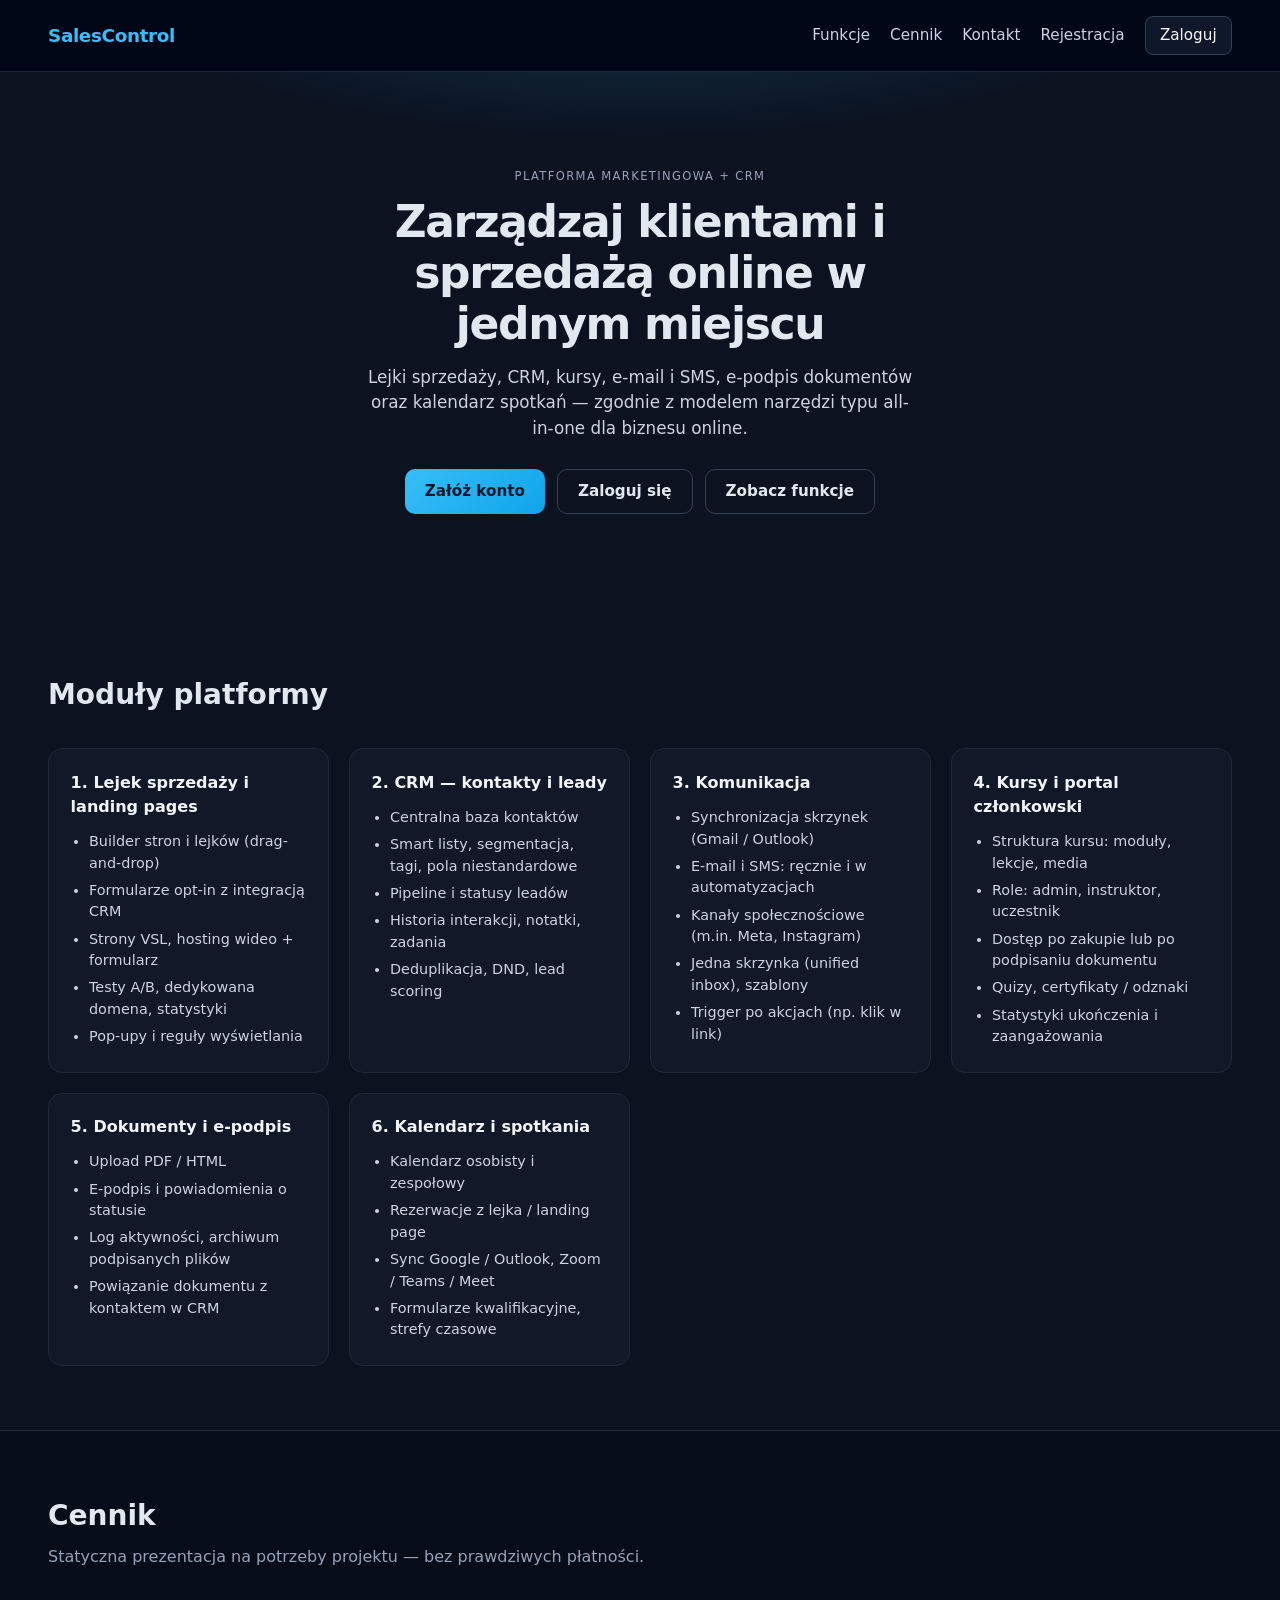
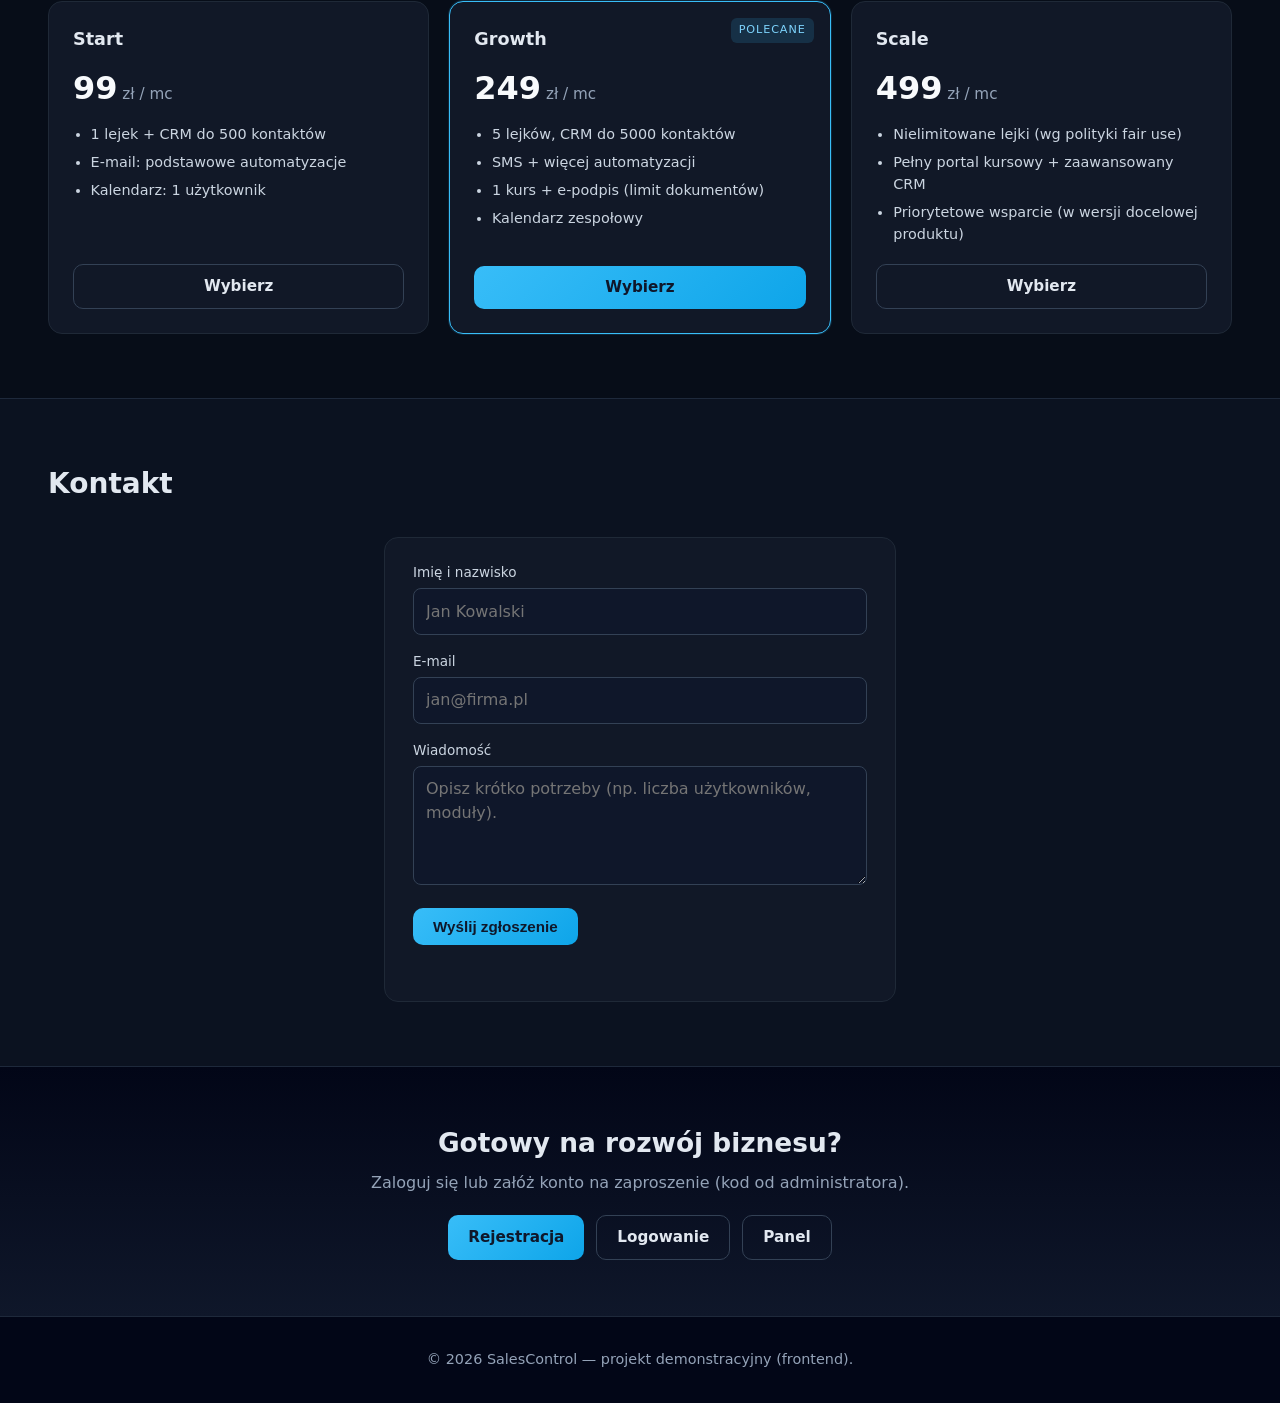
<file: index.html>
<!DOCTYPE html>
<html lang="pl">
<head>
    <meta charset="UTF-8">
    <title>SalesControl — platforma dla biznesu online</title>
    <meta name="viewport" content="width=device-width, initial-scale=1.0">
    <meta name="description" content="Lejki sprzedaży, CRM, kursy, komunikacja, e-podpis i kalendarz w jednym miejscu.">
    <link rel="stylesheet" href="style.css">
</head>
<body>
    <header class="site-header">
        <a class="logo" href="index.html">SalesControl</a>
        <nav class="site-nav" aria-label="Główne">
            <a href="#funkcje">Funkcje</a>
            <a href="#cennik">Cennik</a>
            <a href="#kontakt">Kontakt</a>
            <a href="rejestracja.html" id="navRegisterLink">Rejestracja</a>
            <a class="nav-cta" href="logowanie.html?next=panel.html" id="navLoginLink">Zaloguj</a>
            <a class="nav-cta" href="panel.html" id="navAppLink" hidden>Panel</a>
            <a class="nav-cta" href="#" id="navLogoutBtn" hidden>Wyloguj</a>
        </nav>
    </header>

    <main>
        <section class="hero" id="top">
            <p class="eyebrow">Platforma marketingowa + CRM</p>
            <h1>Zarządzaj klientami i sprzedażą online w jednym miejscu</h1>
            <p class="lead">Lejki sprzedaży, CRM, kursy, e-mail i SMS, e-podpis dokumentów oraz kalendarz spotkań — zgodnie z modelem narzędzi typu all-in-one dla biznesu online.</p>
            <div class="hero-actions">
                <a class="btn btn-primary" href="rejestracja.html" id="startBtn">Załóż konto</a>
                <a class="btn btn-ghost" href="logowanie.html?next=panel.html">Zaloguj się</a>
                <a class="btn btn-ghost" href="#funkcje">Zobacz funkcje</a>
            </div>
        </section>

        <section class="section" id="funkcje" aria-labelledby="funkcje-heading">
            <div class="section-head">
                <h2 id="funkcje-heading">Moduły platformy</h2>
                
            </div>
            <div class="feature-grid">
                <article class="feature-card">
                    <h3>1. Lejek sprzedaży i landing pages</h3>
                    <ul>
                        <li>Builder stron i lejków (drag-and-drop)</li>
                        <li>Formularze opt-in z integracją CRM</li>
                        <li>Strony VSL, hosting wideo + formularz</li>
                        <li>Testy A/B, dedykowana domena, statystyki</li>
                        <li>Pop-upy i reguły wyświetlania</li>
                    </ul>
                </article>
                <article class="feature-card">
                    <h3>2. CRM — kontakty i leady</h3>
                    <ul>
                        <li>Centralna baza kontaktów</li>
                        <li>Smart listy, segmentacja, tagi, pola niestandardowe</li>
                        <li>Pipeline i statusy leadów</li>
                        <li>Historia interakcji, notatki, zadania</li>
                        <li>Deduplikacja, DND, lead scoring</li>
                    </ul>
                </article>
                <article class="feature-card">
                    <h3>3. Komunikacja</h3>
                    <ul>
                        <li>Synchronizacja skrzynek (Gmail / Outlook)</li>
                        <li>E-mail i SMS: ręcznie i w automatyzacjach</li>
                        <li>Kanały społecznościowe (m.in. Meta, Instagram)</li>
                        <li>Jedna skrzynka (unified inbox), szablony</li>
                        <li>Trigger po akcjach (np. klik w link)</li>
                    </ul>
                </article>
                <article class="feature-card">
                    <h3>4. Kursy i portal członkowski</h3>
                    <ul>
                        <li>Struktura kursu: moduły, lekcje, media</li>
                        <li>Role: admin, instruktor, uczestnik</li>
                        <li>Dostęp po zakupie lub po podpisaniu dokumentu</li>
                        <li>Quizy, certyfikaty / odznaki</li>
                        <li>Statystyki ukończenia i zaangażowania</li>
                    </ul>
                </article>
                <article class="feature-card">
                    <h3>5. Dokumenty i e-podpis</h3>
                    <ul>
                        <li>Upload PDF / HTML</li>
                        <li>E-podpis i powiadomienia o statusie</li>
                        <li>Log aktywności, archiwum podpisanych plików</li>
                        <li>Powiązanie dokumentu z kontaktem w CRM</li>
                    </ul>
                </article>
                <article class="feature-card">
                    <h3>6. Kalendarz i spotkania</h3>
                    <ul>
                        <li>Kalendarz osobisty i zespołowy</li>
                        <li>Rezerwacje z lejka / landing page</li>
                        <li>Sync Google / Outlook, Zoom / Teams / Meet</li>
                        <li>Formularze kwalifikacyjne, strefy czasowe</li>
                    </ul>
                </article>
            </div>
        </section>

        <section class="section section-alt" id="cennik" aria-labelledby="cennik-heading">
            <div class="section-head">
                <h2 id="cennik-heading">Cennik </h2>
                <p class="section-sub">Statyczna prezentacja na potrzeby projektu — bez prawdziwych płatności.</p>
            </div>
            <div class="pricing-grid">
                <article class="price-card">
                    <h3>Start</h3>
                    <p class="price"><span class="amount">99</span> zł / mc</p>
                    <ul>
                        <li>1 lejek + CRM do 500 kontaktów</li>
                        <li>E-mail: podstawowe automatyzacje</li>
                        <li>Kalendarz: 1 użytkownik</li>
                    </ul>
                    <a class="btn btn-ghost btn-block" href="#kontakt">Wybierz</a>
                </article>
                <article class="price-card price-card-featured">
                    <p class="badge">Polecane</p>
                    <h3>Growth</h3>
                    <p class="price"><span class="amount">249</span> zł / mc</p>
                    <ul>
                        <li>5 lejków, CRM do 5000 kontaktów</li>
                        <li>SMS + więcej automatyzacji</li>
                        <li>1 kurs + e-podpis (limit dokumentów)</li>
                        <li>Kalendarz zespołowy</li>
                    </ul>
                    <a class="btn btn-primary btn-block" href="#kontakt">Wybierz</a>
                </article>
                <article class="price-card">
                    <h3>Scale</h3>
                    <p class="price"><span class="amount">499</span> zł / mc</p>
                    <ul>
                        <li>Nielimitowane lejki (wg polityki fair use)</li>
                        <li>Pełny portal kursowy + zaawansowany CRM</li>
                        <li>Priorytetowe wsparcie (w wersji docelowej produktu)</li>
                    </ul>
                    <a class="btn btn-ghost btn-block" href="#kontakt">Wybierz</a>
                </article>
            </div>
        </section>

        <section class="section" id="kontakt" aria-labelledby="kontakt-heading">
            <div class="section-head">
                <h2 id="kontakt-heading">Kontakt</h2>
                
            </div>
            <form class="contact-form" id="contactForm" novalidate>
                <div class="form-row">
                    <label for="name">Imię i nazwisko</label>
                    <input type="text" id="name" name="name" autocomplete="name" required placeholder="Jan Kowalski">
                </div>
                <div class="form-row">
                    <label for="email">E-mail</label>
                    <input type="email" id="email" name="email" autocomplete="email" required placeholder="jan@firma.pl">
                </div>
                <div class="form-row">
                    <label for="msg">Wiadomość</label>
                    <textarea id="msg" name="msg" rows="4" required placeholder="Opisz krótko potrzeby (np. liczba użytkowników, moduły)."></textarea>
                </div>
                <button type="submit" class="btn btn-primary" id="registerBtn">Wyślij zgłoszenie</button>
                <p class="form-status" id="formStatus" role="status" aria-live="polite"></p>
            </form>
        </section>

        <section class="cta-band">
            <div class="cta-inner">
                <h2>Gotowy na rozwój biznesu?</h2>
                <p>Zaloguj się lub załóż konto na zaproszenie (kod od administratora).</p>
                <div class="hero-actions">
                    <a class="btn btn-primary" href="rejestracja.html">Rejestracja</a>
                    <a class="btn btn-ghost" href="logowanie.html?next=panel.html">Logowanie</a>
                    <a class="btn btn-ghost" href="panel.html">Panel</a>
                </div>
            </div>
        </section>
    </main>

    <footer class="site-footer">
        <p>© 2026 SalesControl — projekt demonstracyjny (frontend).</p>
        
    </footer>

    <script src="auth.js"></script>
    <script src="messages.js?v=1"></script>
    <script src="script.js?v=2"></script>
</body>
</html>
</file>
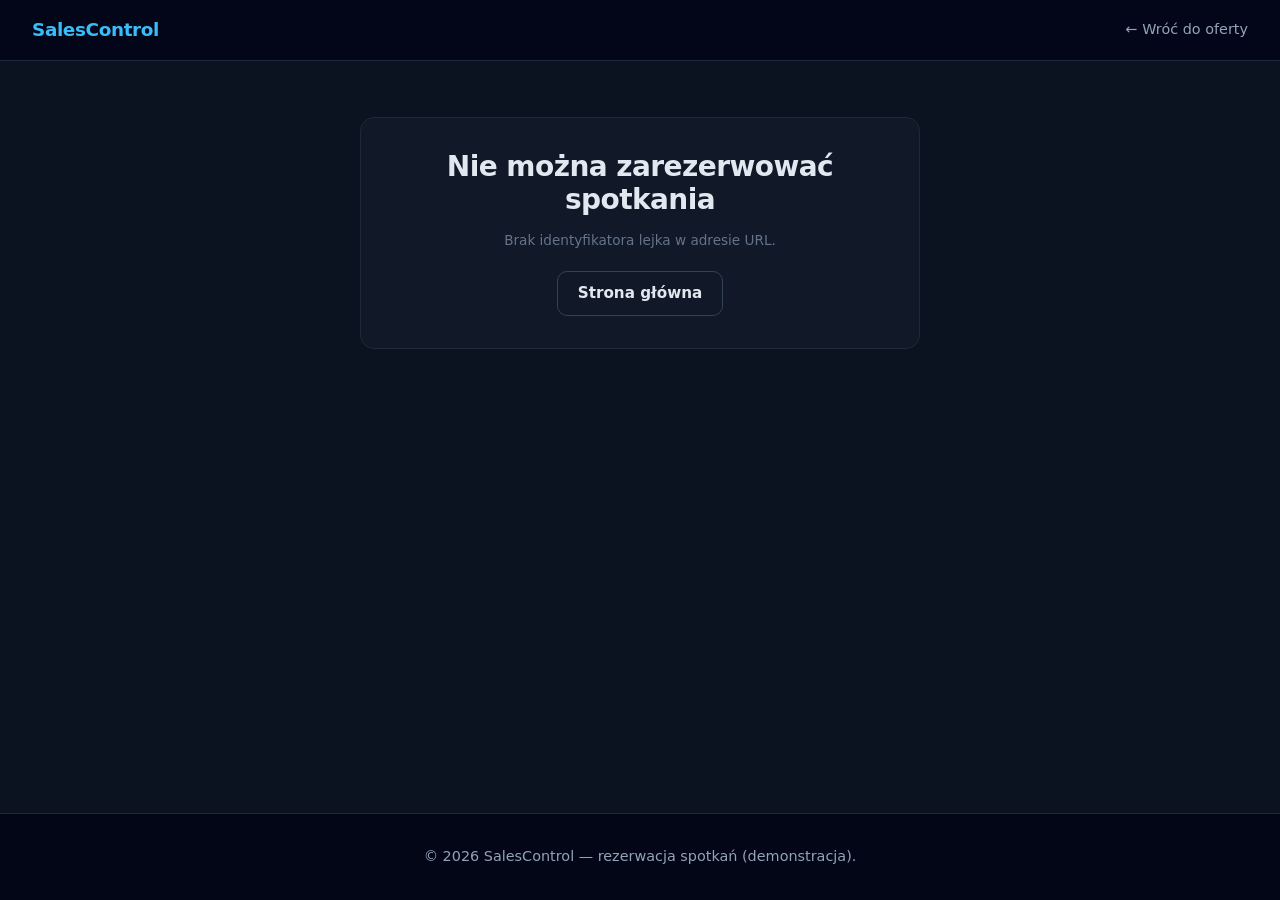
<file: booking.html>
<!DOCTYPE html>
<html lang="pl">
<head>
    <meta charset="UTF-8">
    <title>Rezerwacja spotkania — SalesControl</title>
    <meta name="viewport" content="width=device-width, initial-scale=1.0">
    <link rel="stylesheet" href="style.css">
</head>
<body class="salespage-body">
    <header class="salespage-header">
        <a class="logo" href="index.html">SalesControl</a>
        <a class="auth-back" id="backToOffer" href="#">← Wróć do oferty</a>
    </header>

    <main class="salespage-main">
        <article class="salespage-card booking-card" id="bookingFormWrap" hidden>
            <p class="salespage-eyebrow">Rezerwacja spotkania</p>
            <h1 class="salespage-title" id="bookingOfferTitle"></h1>
            <p class="muted booking-lead">Wybierz datę i godzinę (spotkania trwają 1 godzinę, godz. 08:00–16:00).</p>

            <form class="booking-form" id="bookingForm" novalidate>
                <div class="form-row">
                    <label for="bookingDate">Data <span class="req">*</span></label>
                    <input type="date" id="bookingDate" name="date" required>
                    <p class="field-error" id="dateError" hidden></p>
                </div>

                <div class="form-row">
                    <span class="label-block">Godzina <span class="req">*</span></span>
                    <div class="slot-grid" id="slotGrid" role="radiogroup" aria-label="Dostępne godziny"></div>
                    <input type="hidden" id="bookingTime" name="time" value="">
                    <p class="field-error" id="timeError" hidden></p>
                    <p class="muted slot-hint" id="slotHint">Najpierw wybierz datę.</p>
                </div>

                <div class="form-row">
                    <label for="bookingName">Imię i nazwisko <span class="req">*</span></label>
                    <input type="text" id="bookingName" name="name" required maxlength="120" autocomplete="name" placeholder="Jan Kowalski">
                    <p class="field-error" id="nameError" hidden></p>
                </div>

                <div class="form-row">
                    <label for="bookingEmail">E-mail <span class="req">*</span></label>
                    <input type="email" id="bookingEmail" name="email" required autocomplete="email" placeholder="jan@firma.pl">
                    <p class="field-error" id="emailError" hidden></p>
                </div>

                <div class="form-row">
                    <label for="bookingMessage">Wiadomość <span class="muted">(opcjonalnie)</span></label>
                    <textarea id="bookingMessage" name="message" rows="3" maxlength="500" placeholder="Krótko opisz, czego dotyczy spotkanie…"></textarea>
                </div>

                <button type="submit" class="btn btn-primary btn-block" id="bookingSubmit">Zarezerwuj spotkanie</button>
                <p class="form-status" id="bookingStatus" role="status" aria-live="polite"></p>
            </form>
        </article>

        <article class="salespage-card booking-success" id="bookingSuccess" hidden>
            <h1 class="salespage-title">Spotkanie zostało zarezerwowane</h1>
            <p class="booking-success-detail" id="successDetail"></p>
            <p class="salespage-actions">
                <a class="btn btn-ghost" id="successBackOffer" href="#">Wróć do oferty</a>
            </p>
        </article>

        <div class="salespage-card salespage-error" id="bookingError" hidden>
            <h1 class="salespage-title">Nie można zarezerwować spotkania</h1>
            <p class="muted" id="bookingErrorText">Nie znaleziono oferty powiązanej z tym linkiem.</p>
            <p class="salespage-actions">
                <a class="btn btn-ghost" href="index.html">Strona główna</a>
            </p>
        </div>
    </main>

    <footer class="site-footer">
        <p>© 2026 SalesControl — rezerwacja spotkań (demonstracja).</p>
    </footer>

    <script src="booking-utils.js"></script>
    <script src="booking.js"></script>
</body>
</html>
</file>
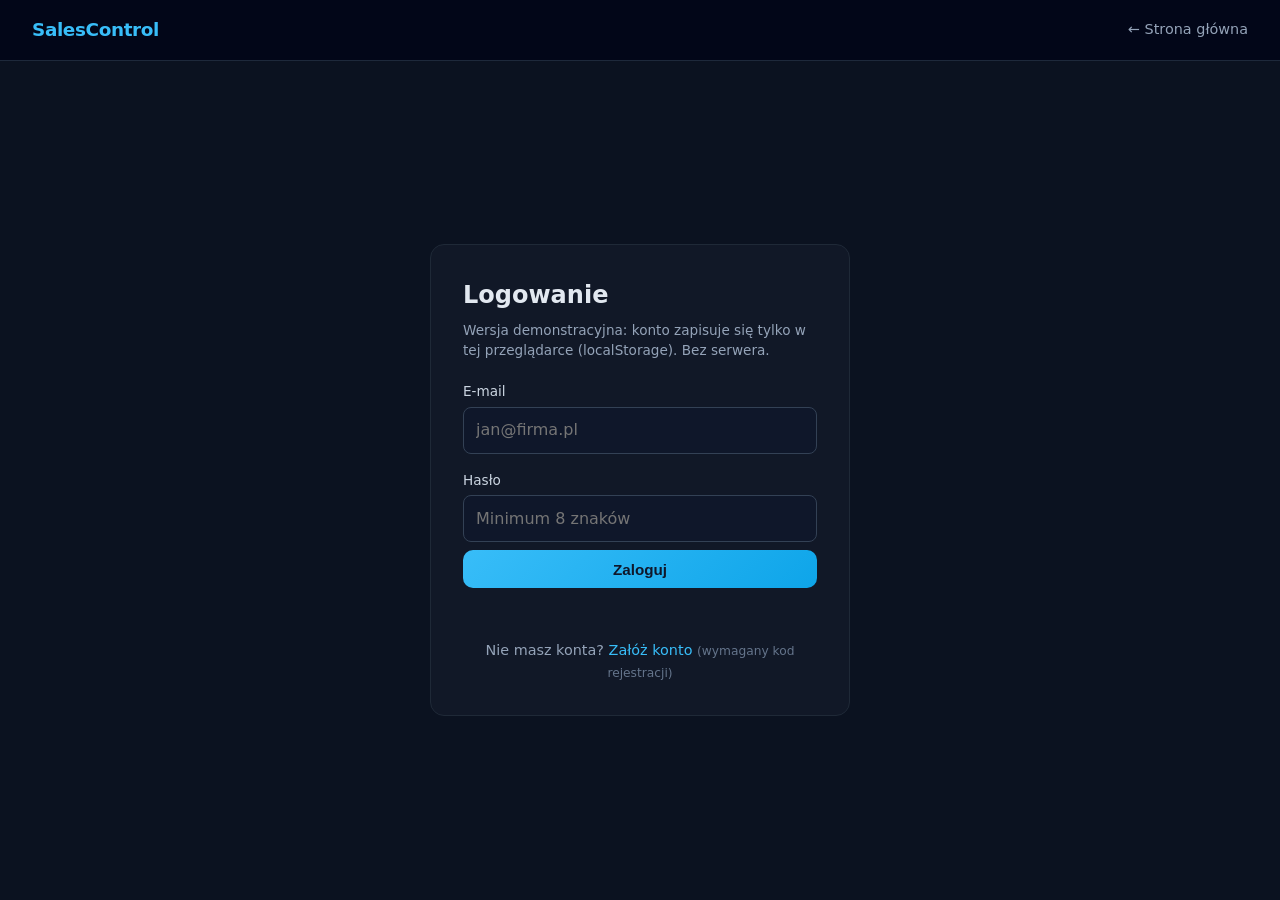
<file: logowanie.html>
<!DOCTYPE html>
<html lang="pl">
<head>
    <meta charset="UTF-8">
    <title>Logowanie — SalesControl</title>
    <meta name="viewport" content="width=device-width, initial-scale=1.0">
    <link rel="stylesheet" href="style.css">
</head>
<body class="auth-body">
    <header class="auth-header">
        <a class="logo" href="index.html">SalesControl</a>
        <a class="auth-back" href="index.html">← Strona główna</a>
    </header>

    <main class="auth-main">
        <div class="auth-card">
            <h1 class="auth-title">Logowanie</h1>
            <p class="auth-lead">Wersja demonstracyjna: konto zapisuje się tylko w tej przeglądarce (localStorage). Bez serwera.</p>

            <form id="loginForm" class="auth-form" novalidate>
                <div class="form-row">
                    <label for="login-email">E-mail</label>
                    <input type="email" id="login-email" name="email" autocomplete="username" required placeholder="jan@firma.pl">
                </div>
                <div class="form-row">
                    <label for="login-password">Hasło</label>
                    <input type="password" id="login-password" name="password" autocomplete="current-password" required minlength="8" placeholder="Minimum 8 znaków">
                </div>
                <button type="submit" class="btn btn-primary btn-block" id="loginSubmit">Zaloguj</button>
                <p class="form-status" id="loginStatus" role="status" aria-live="polite"></p>
            </form>

            <p class="auth-footer-line">Nie masz konta? <a href="rejestracja.html">Załóż konto</a> <span class="muted">(wymagany kod rejestracji)</span></p>
        </div>
    </main>

    <script src="auth.js"></script>
    <script>
        (function () {
            var params = new URLSearchParams(window.location.search);
            var nextUrl = window.SCAuth.getSafeNextUrl(params.get("next"));
            if (params.get("registered") === "1") {
                var st = document.getElementById("loginStatus");
                if (st) {
                    st.style.color = "#7dd3fc";
                    st.textContent = "Konto utworzone. Możesz się zalogować.";
                }
            }
            var form = document.getElementById("loginForm");
            var statusEl = document.getElementById("loginStatus");
            form.addEventListener("submit", function (e) {
                e.preventDefault();
                var email = document.getElementById("login-email").value;
                var password = document.getElementById("login-password").value;
                statusEl.textContent = "Logowanie…";
                statusEl.style.color = "#94a3b8";
                window.SCAuth.loginUser(email, password)
                    .then(function (res) {
                        if (res.ok) {
                            statusEl.style.color = "#86efac";
                            statusEl.textContent = "Zalogowano. Przekierowanie…";
                            window.location.href = nextUrl;
                        } else {
                            statusEl.style.color = "#fca5a5";
                            statusEl.textContent = res.error || "Błąd logowania.";
                        }
                    })
                    .catch(function () {
                        statusEl.style.color = "#fca5a5";
                        statusEl.textContent =
                            "Nie można zalogować w tym trybie. Użyj serwera lokalnego (np. http://localhost:8080), nie file://.";
                    });
            });
        })();
    </script>
</body>
</html>
</file>
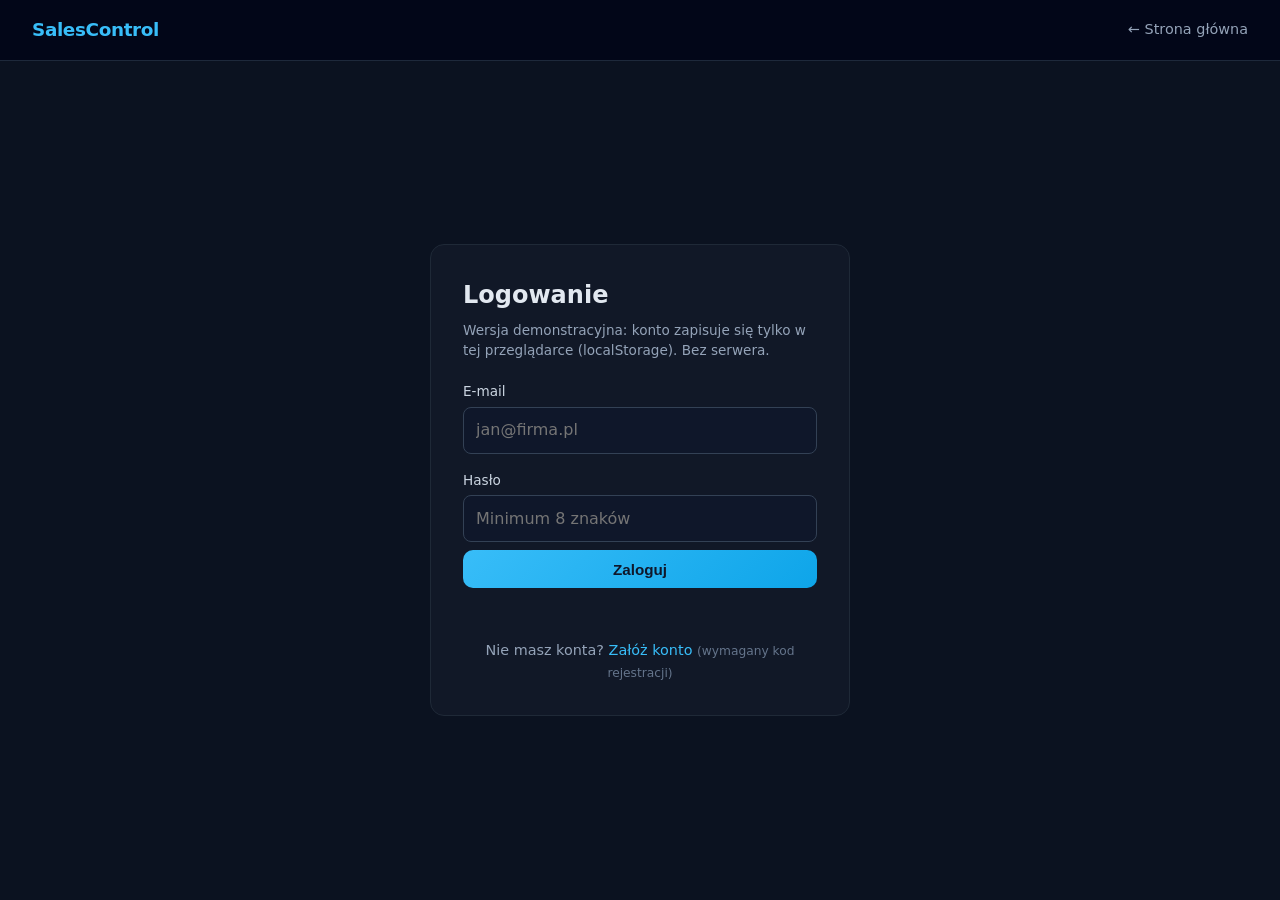
<file: panel-demo.html>
<!DOCTYPE html>
<html lang="pl">
<head>
    <meta charset="UTF-8">
    <title>Panel — SalesControl (demo)</title>
    <meta name="viewport" content="width=device-width, initial-scale=1.0">
    <link rel="stylesheet" href="style.css">
</head>
<body class="panel-body">
    <div class="app-shell">
        <aside class="app-sidebar" aria-label="Nawigacja aplikacji">
            <a class="logo logo-sm" href="index.html">SalesControl</a>
            <nav class="app-nav" aria-label="Moduły">
                <a href="#pulpit" data-view="pulpit" class="is-active">Pulpit</a>
                <a href="#lejki" data-view="lejki">Lejki</a>
                <a href="#crm" data-view="crm">CRM</a>
                <a href="#wiadomosci" data-view="wiadomosci">Wiadomości</a>
                <a href="#kursy" data-view="kursy">Kursy</a>
                <a href="#dokumenty" data-view="dokumenty">Dokumenty</a>
                <a href="#kalendarz" data-view="kalendarz">Kalendarz</a>
            </nav>
            
        </aside>
        <div class="app-main">
            <header class="app-topbar">
                <h1 class="app-title" id="appTitle">Pulpit</h1>
                <div class="topbar-actions">
                    <span class="pill" id="userPill" hidden></span>
                    <span class="pill">Demo</span>
                    <button type="button" class="btn btn-ghost btn-sm" id="logoutBtn" hidden>Wyloguj</button>
                    <a class="btn btn-ghost btn-sm" href="index.html">Strona marketingowa</a>
                </div>
            </header>
            <div class="app-content">
                <div id="view-pulpit" class="panel-view">
                    <section class="widgets">
                        <article class="widget">
                            <h2>Leady (7 dni)</h2>
                            <p class="widget-stat">+128</p>
                            <p class="widget-caption">Przykładowe dane</p>
                        </article>
                        <article class="widget">
                            <h2>Spotkania dziś</h2>
                            <p class="widget-stat">4</p>
                            <p class="widget-caption">Kalendarz zespołu</p>
                        </article>
                        <article class="widget">
                            <h2>Dokumenty do podpisu</h2>
                            <p class="widget-stat">3</p>
                            <p class="widget-caption">E-sign</p>
                        </article>
                    </section>
                    <section class="panel-section">
                        <h2>Ostatnia aktywność</h2>
                        <ul class="activity-list">
                            <li><strong>Nowy lead:</strong> zapis z landing page „Webinar Q2”.</li>
                            <li><strong>E-mail:</strong> otwarcie sekwencji powitalnej (klient: ACME).</li>
                            <li><strong>Dokument:</strong> umowa ND podpisana przez obie strony.</li>
                        </ul>
                    </section>
                </div>

                <div id="view-lejki" class="panel-view" hidden>
                    <section class="panel-section">
                        <h2>Twoje lejki</h2>
                        <p class="panel-intro">Builder stron, A/B testy, opt-in i publikacja na domenie — dane poniżej są przykładowe.</p>
                        <div class="table-wrap">
                            <table class="data-table">
                                <thead>
                                    <tr>
                                        <th>Nazwa lejka</th>
                                        <th>Status</th>
                                        <th>Konwersja (ostatnie 7 dni)</th>
                                    </tr>
                                </thead>
                                <tbody>
                                    <tr>
                                        <td>Webinar Q2</td>
                                        <td><span class="tag tag-live">Aktywny</span></td>
                                        <td>3,2%</td>
                                    </tr>
                                    <tr>
                                        <td>Lead magnet — checklista</td>
                                        <td><span class="tag tag-live">Aktywny</span></td>
                                        <td>5,8%</td>
                                    </tr>
                                    <tr>
                                        <td>Oferta produktowa</td>
                                        <td><span class="tag tag-draft">Szkic</span></td>
                                        <td>—</td>
                                    </tr>
                                </tbody>
                            </table>
                        </div>
                        <p class="panel-actions"><button type="button" class="btn btn-ghost btn-sm" disabled>+ Nowy lejek (demo)</button></p>
                    </section>
                </div>

                <div id="view-crm" class="panel-view" hidden>
                    <section class="panel-section">
                        <h2>Kontakty i leady</h2>
                        <p class="panel-intro">Centralna baza, tagi, pipeline i smart listy — widok demonstracyjny.</p>
                        <div class="table-wrap">
                            <table class="data-table">
                                <thead>
                                    <tr>
                                        <th>Kontakt</th>
                                        <th>Etap</th>
                                        <th>Ostatnia aktywność</th>
                                    </tr>
                                </thead>
                                <tbody>
                                    <tr>
                                        <td>Anna Kowalska <span class="muted">anna@example.com</span></td>
                                        <td>Kwalifikacja</td>
                                        <td>Dziś, 09:12</td>
                                    </tr>
                                    <tr>
                                        <td>ACME Sp. z o.o. <span class="muted">kontakt@acme.pl</span></td>
                                        <td>Oferta</td>
                                        <td>Wczoraj</td>
                                    </tr>
                                    <tr>
                                        <td>Marek Nowak <span class="muted">m.nowak@firma.eu</span></td>
                                        <td>Nowy lead</td>
                                        <td>2 dni temu</td>
                                    </tr>
                                </tbody>
                            </table>
                        </div>
                    </section>
                </div>

                <div id="view-wiadomosci" class="panel-view" hidden>
                    <section class="panel-section">
                        <h2>Unified inbox</h2>
                        <p class="panel-intro">E-mail, SMS i czaty w jednym widoku — przykładowa skrzynka.</p>
                        <ul class="inbox-list">
                            <li class="inbox-item">
                                <span class="inbox-channel">E-mail</span>
                                <strong>ACME</strong> — „Pytanie o wdrożenie” <span class="muted">· 11:04</span>
                            </li>
                            <li class="inbox-item">
                                <span class="inbox-channel">SMS</span>
                                <strong>+48 *** *** 102</strong> — „Potwierdzam spotkanie” <span class="muted">· 10:22</span>
                            </li>
                            <li class="inbox-item">
                                <span class="inbox-channel">Messenger</span>
                                <strong>Lead: Webinar</strong> — „Czy nagranie będzie dostępne?” <span class="muted">· Wczoraj</span>
                            </li>
                        </ul>
                    </section>
                </div>

                <div id="view-kursy" class="panel-view" hidden>
                    <section class="panel-section">
                        <h2>Kursy i portal</h2>
                        <p class="panel-intro">Moduły, lekcje, dostęp po zakupie lub podpisie dokumentu.</p>
                        <div class="course-cards">
                            <article class="course-card">
                                <h3>Onboarding klienta B2B</h3>
                                <p class="muted">12 lekcji · 86% ukończeń</p>
                                <span class="tag tag-live">Opublikowany</span>
                            </article>
                            <article class="course-card">
                                <h3>Produkt — szkolenie sprzedażowe</h3>
                                <p class="muted">8 lekcji · Szkic</p>
                                <span class="tag tag-draft">Szkic</span>
                            </article>
                        </div>
                    </section>
                </div>

                <div id="view-dokumenty" class="panel-view" hidden>
                    <section class="panel-section">
                        <h2>Dokumenty i e-podpis</h2>
                        <p class="panel-intro">PDF/HTML, status podpisu, archiwum i powiązanie z kontaktem w CRM.</p>
                        <div class="table-wrap">
                            <table class="data-table">
                                <thead>
                                    <tr>
                                        <th>Dokument</th>
                                        <th>Status</th>
                                        <th>Powiązany kontakt</th>
                                    </tr>
                                </thead>
                                <tbody>
                                    <tr>
                                        <td>Umowa ND — ACME.pdf</td>
                                        <td><span class="tag tag-ok">Podpisana</span></td>
                                        <td>ACME Sp. z o.o.</td>
                                    </tr>
                                    <tr>
                                        <td>Zgody marketingowe.pdf</td>
                                        <td><span class="tag tag-wait">Oczekuje</span></td>
                                        <td>Anna Kowalska</td>
                                    </tr>
                                    <tr>
                                        <td>Regulamin usługi.pdf</td>
                                        <td><span class="tag tag-wait">Wysłany</span></td>
                                        <td>Marek Nowak</td>
                                    </tr>
                                </tbody>
                            </table>
                        </div>
                    </section>
                </div>

                <div id="view-kalendarz" class="panel-view" hidden>
                    <section class="panel-section">
                        <h2>Kalendarz i spotkania</h2>
                        <p class="panel-intro">Rezerwacje z lejka, synchronizacja z kalendarzami zewnętrznymi, Zoom/Teams.</p>
                        <ul class="activity-list calendar-agenda">
                            <li><strong>09:00</strong> — Demo produktu <span class="muted">(Zoom)</span></li>
                            <li><strong>11:30</strong> — Kick-off wdrożenia <span class="muted">(Teams)</span></li>
                            <li><strong>15:00</strong> — Blok „Deep work” <span class="muted">(prywatne)</span></li>
                        </ul>
                        <p class="panel-actions"><button type="button" class="btn btn-ghost btn-sm" disabled>+ Nowe spotkanie (demo)</button></p>
                    </section>
                </div>
            </div>
        </div>
    </div>

    <script src="auth.js"></script>
    <script src="panel-app.js"></script>
</body>
</html>
</file>
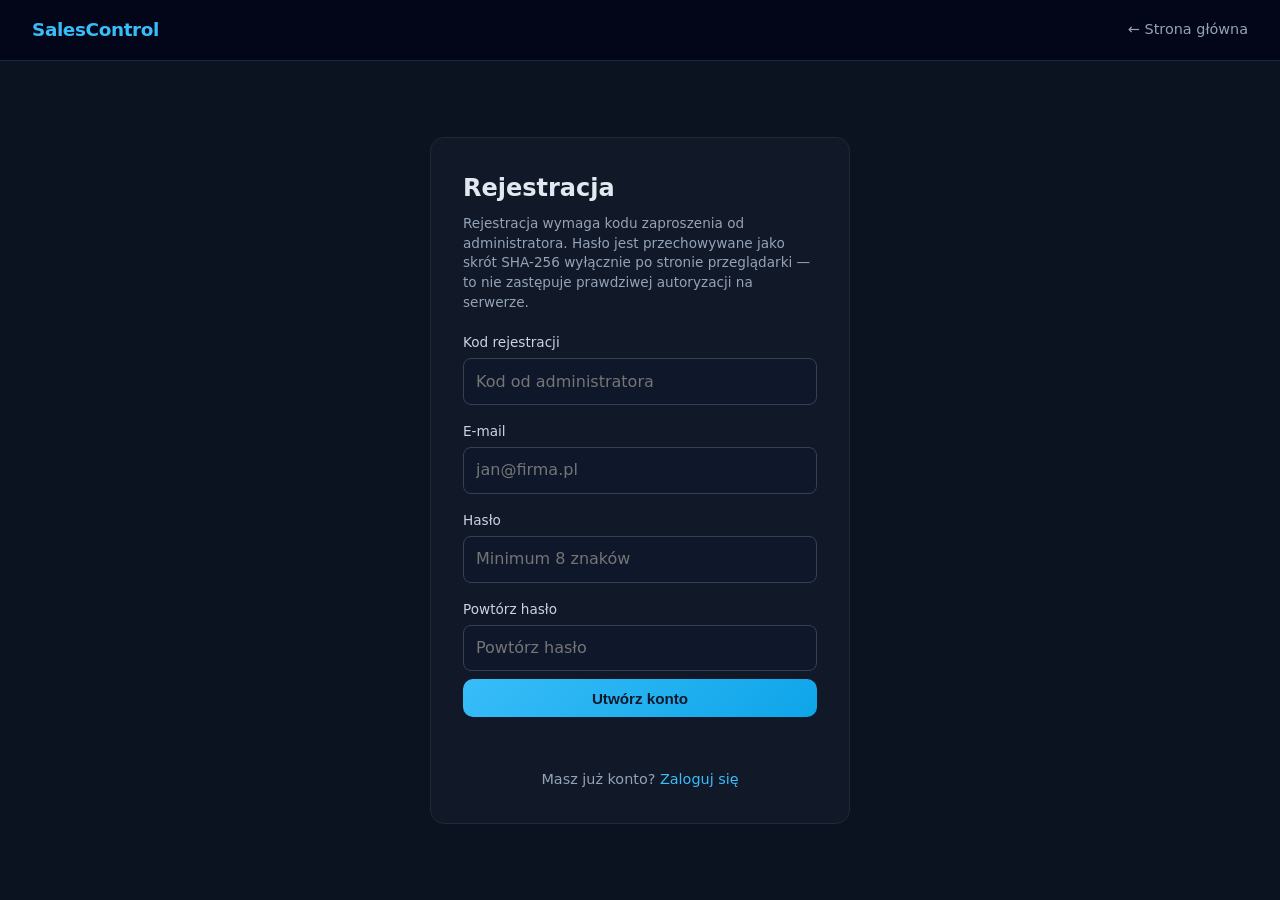
<file: rejestracja.html>
<!DOCTYPE html>
<html lang="pl">
<head>
    <meta charset="UTF-8">
    <title>Rejestracja — SalesControl</title>
    <meta name="viewport" content="width=device-width, initial-scale=1.0">
    <link rel="stylesheet" href="style.css">
</head>
<body class="auth-body">
    <header class="auth-header">
        <a class="logo" href="index.html">SalesControl</a>
        <a class="auth-back" href="index.html">← Strona główna</a>
    </header>

    <main class="auth-main">
        <div class="auth-card">
            <h1 class="auth-title">Rejestracja</h1>
            <p class="auth-lead">Rejestracja wymaga kodu zaproszenia od administratora. Hasło jest przechowywane jako skrót SHA-256 wyłącznie po stronie przeglądarki — to nie zastępuje prawdziwej autoryzacji na serwerze.</p>

            <form id="registerForm" class="auth-form" novalidate>
                <div class="form-row">
                    <label for="reg-invite">Kod rejestracji</label>
                    <input type="text" id="reg-invite" name="invite" required autocomplete="off" maxlength="64" placeholder="Kod od administratora">
                </div>
                <div class="form-row">
                    <label for="reg-email">E-mail</label>
                    <input type="email" id="reg-email" name="email" autocomplete="email" required placeholder="jan@firma.pl">
                </div>
                <div class="form-row">
                    <label for="reg-password">Hasło</label>
                    <input type="password" id="reg-password" name="password" autocomplete="new-password" required minlength="8" placeholder="Minimum 8 znaków">
                </div>
                <div class="form-row">
                    <label for="reg-password2">Powtórz hasło</label>
                    <input type="password" id="reg-password2" name="password2" autocomplete="new-password" required minlength="8" placeholder="Powtórz hasło">
                </div>
                <button type="submit" class="btn btn-primary btn-block" id="regSubmit">Utwórz konto</button>
                <p class="form-status" id="regStatus" role="status" aria-live="polite"></p>
            </form>

            <p class="auth-footer-line">Masz już konto? <a href="logowanie.html">Zaloguj się</a></p>
        </div>
    </main>

    <script src="auth.js"></script>
    <script>
        (function () {
            var form = document.getElementById("registerForm");
            var statusEl = document.getElementById("regStatus");
            form.addEventListener("submit", function (e) {
                e.preventDefault();
                var email = document.getElementById("reg-email").value;
                var invite = document.getElementById("reg-invite").value;
                var p1 = document.getElementById("reg-password").value;
                var p2 = document.getElementById("reg-password2").value;
                if (p1 !== p2) {
                    statusEl.style.color = "#fca5a5";
                    statusEl.textContent = "Hasła muszą być takie same.";
                    return;
                }
                if (p1.length < 8) {
                    statusEl.style.color = "#fca5a5";
                    statusEl.textContent = "Hasło musi mieć co najmniej 8 znaków.";
                    return;
                }
                statusEl.style.color = "#94a3b8";
                statusEl.textContent = "Tworzenie konta…";
                window.SCAuth.registerUser(email, p1, invite)
                    .then(function (res) {
                        if (res.ok) {
                            window.location.href =
                                "logowanie.html?registered=1&next=" + encodeURIComponent("panel.html");
                        } else {
                            statusEl.style.color = "#fca5a5";
                            statusEl.textContent = res.error || "Nie udało się zarejestrować.";
                        }
                    })
                    .catch(function () {
                        statusEl.style.color = "#fca5a5";
                        statusEl.textContent =
                            "Rejestracja wymaga bezpiecznego kontekstu. Uruchom stronę przez http://localhost, nie file://.";
                    });
            });
        })();
    </script>
</body>
</html>
</file>
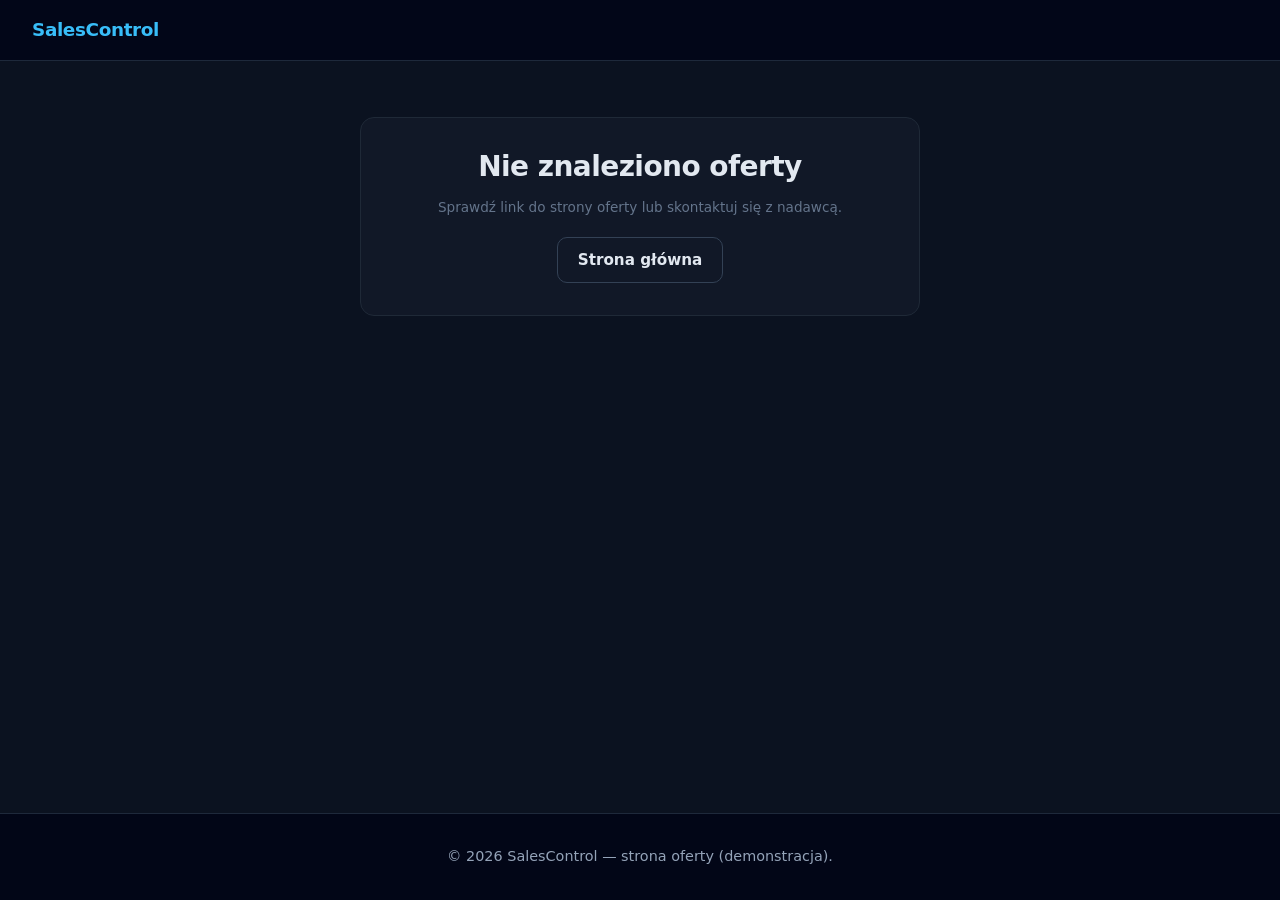
<file: salespage.html>
<!DOCTYPE html>
<html lang="pl">
<head>
    <meta charset="UTF-8">
    <title>Oferta — SalesControl</title>
    <meta name="viewport" content="width=device-width, initial-scale=1.0">
    <link rel="stylesheet" href="style.css">
</head>
<body class="salespage-body">
    <header class="salespage-header">
        <a class="logo" href="index.html">SalesControl</a>
    </header>

    <main class="salespage-main">
        <article class="salespage-card" id="salespageContent" hidden>
            <p class="salespage-eyebrow">Oferta specjalna</p>
            <h1 class="salespage-title" id="offerTitle"></h1>
            <p class="salespage-status-wrap">
                <span class="tag" id="offerStatus"></span>
            </p>
            <p class="salespage-desc" id="offerDesc"></p>
            <div class="salespage-meta" id="offerMeta"></div>
            <p class="salespage-actions">
                <a class="btn btn-primary" id="bookCta" href="#">Umów spotkanie</a>
            </p>
        </article>

        <div class="salespage-card salespage-error" id="salespageError" hidden>
            <h1 class="salespage-title">Nie znaleziono oferty</h1>
            <p class="muted">Sprawdź link do strony oferty lub skontaktuj się z nadawcą.</p>
            <p class="salespage-actions">
                <a class="btn btn-ghost" href="index.html">Strona główna</a>
            </p>
        </div>
    </main>

    <footer class="site-footer">
        <p>© 2026 SalesControl — strona oferty (demonstracja).</p>
    </footer>

    <script src="booking-utils.js"></script>
    <script src="salespage.js"></script>
</body>
</html>
</file>
<file: style.css>
*,
*::before,
*::after {
    box-sizing: border-box;
}

html {
    scroll-behavior: smooth;
}

body {
    margin: 0;
    font-family: system-ui, -apple-system, "Segoe UI", Roboto, Arial, sans-serif;
    background: #0b1220;
    color: #e2e8f0;
    line-height: 1.5;
}

a {
    color: inherit;
}

.site-header {
    display: flex;
    align-items: center;
    justify-content: space-between;
    gap: 1rem;
    flex-wrap: wrap;
    padding: 1rem clamp(1rem, 4vw, 3rem);
    background: rgba(2, 6, 23, 0.92);
    border-bottom: 1px solid #1e293b;
    position: sticky;
    top: 0;
    z-index: 10;
    backdrop-filter: blur(8px);
}

.logo {
    font-weight: 800;
    font-size: 1.15rem;
    letter-spacing: -0.02em;
    color: #38bdf8;
    text-decoration: none;
}

.logo-sm {
    font-size: 1rem;
}

.site-nav {
    display: flex;
    flex-wrap: wrap;
    align-items: center;
    gap: 0.5rem 1.25rem;
}

.site-nav a {
    color: #cbd5e1;
    text-decoration: none;
    font-size: 0.95rem;
}

.site-nav a:hover {
    color: #38bdf8;
}

.nav-cta {
    padding: 0.45rem 0.9rem;
    border-radius: 8px;
    background: #0f172a;
    border: 1px solid #334155;
    color: #f8fafc !important;
}

.nav-cta:hover {
    border-color: #38bdf8;
    color: #38bdf8 !important;
}

.hero {
    text-align: center;
    padding: clamp(3rem, 10vw, 6rem) clamp(1rem, 4vw, 2rem);
    background: radial-gradient(ellipse 80% 60% at 50% -20%, rgba(56, 189, 248, 0.22), transparent 55%);
}

.eyebrow {
    text-transform: uppercase;
    letter-spacing: 0.12em;
    font-size: 0.72rem;
    color: #94a3b8;
    margin: 0 0 0.75rem;
}

.hero h1 {
    margin: 0 auto 1rem;
    max-width: 18ch;
    font-size: clamp(1.85rem, 4.5vw, 2.75rem);
    line-height: 1.15;
    letter-spacing: -0.03em;
}

.lead {
    margin: 0 auto 1.75rem;
    max-width: 52ch;
    font-size: 1.05rem;
    color: #cbd5e1;
}

.hero-actions {
    display: flex;
    flex-wrap: wrap;
    gap: 0.75rem;
    justify-content: center;
}

.btn {
    display: inline-flex;
    align-items: center;
    justify-content: center;
    padding: 0.65rem 1.25rem;
    border-radius: 10px;
    font-weight: 600;
    font-size: 0.95rem;
    cursor: pointer;
    border: none;
    text-decoration: none;
    transition: background 0.2s, color 0.2s, border-color 0.2s, transform 0.15s;
}

.btn:active {
    transform: translateY(1px);
}

.btn-primary {
    background: linear-gradient(135deg, #38bdf8, #0ea5e9);
    color: #0f172a;
}

.btn-primary:hover {
    filter: brightness(1.06);
}

.btn-ghost {
    background: transparent;
    color: #e2e8f0;
    border: 1px solid #334155;
}

.btn-ghost:hover {
    border-color: #38bdf8;
    color: #38bdf8;
}

.btn-block {
    width: 100%;
    margin-top: auto;
}

.btn-sm {
    padding: 0.4rem 0.75rem;
    font-size: 0.85rem;
}

.section {
    padding: clamp(2.5rem, 6vw, 4rem) clamp(1rem, 4vw, 3rem);
}

.section-alt {
    background: #070d18;
    border-top: 1px solid #1e293b;
    border-bottom: 1px solid #1e293b;
}

.section-head {
    max-width: 60ch;
    margin-bottom: 2rem;
}

.section-head h2 {
    margin: 0 0 0.5rem;
    font-size: clamp(1.35rem, 3vw, 1.75rem);
}

.section-sub {
    margin: 0;
    color: #94a3b8;
}

.feature-grid {
    display: grid;
    grid-template-columns: repeat(auto-fit, minmax(280px, 1fr));
    gap: 1.25rem;
}

.feature-card {
    background: #111827;
    border: 1px solid #1f2937;
    border-radius: 14px;
    padding: 1.35rem 1.35rem 1.15rem;
    transition: border-color 0.2s, transform 0.2s;
}

.feature-card:hover {
    border-color: #334155;
    transform: translateY(-2px);
}

.feature-card h3 {
    margin: 0 0 0.75rem;
    font-size: 1rem;
    color: #f1f5f9;
}

.feature-card ul {
    margin: 0;
    padding-left: 1.15rem;
    color: #cbd5e1;
    font-size: 0.9rem;
}

.feature-card li {
    margin-bottom: 0.35rem;
}

.pricing-grid {
    display: grid;
    grid-template-columns: repeat(auto-fit, minmax(240px, 1fr));
    gap: 1.25rem;
    align-items: stretch;
}

.price-card {
    background: #111827;
    border: 1px solid #1f2937;
    border-radius: 14px;
    padding: 1.5rem;
    display: flex;
    flex-direction: column;
    gap: 0.75rem;
    position: relative;
}

.price-card h3 {
    margin: 0;
    font-size: 1.1rem;
}

.price-card-featured {
    border-color: #38bdf8;
    box-shadow: 0 0 0 1px rgba(56, 189, 248, 0.15);
}

.badge {
    position: absolute;
    top: 1rem;
    right: 1rem;
    margin: 0;
    font-size: 0.7rem;
    text-transform: uppercase;
    letter-spacing: 0.08em;
    background: rgba(56, 189, 248, 0.15);
    color: #7dd3fc;
    padding: 0.25rem 0.5rem;
    border-radius: 6px;
}

.price {
    margin: 0;
    font-size: 0.95rem;
    color: #94a3b8;
}

.price .amount {
    font-size: 2rem;
    font-weight: 800;
    color: #f8fafc;
}

.price-card ul {
    margin: 0;
    padding-left: 1.1rem;
    flex: 1;
    font-size: 0.9rem;
    color: #cbd5e1;
}

.price-card li {
    margin-bottom: 0.4rem;
}

.contact-form {
    max-width: 32rem;
    margin: 0 auto;
    background: #111827;
    border: 1px solid #1f2937;
    border-radius: 14px;
    padding: 1.5rem clamp(1rem, 3vw, 1.75rem);
}

.form-row {
    margin-bottom: 1rem;
}

.form-row label {
    display: block;
    font-size: 0.85rem;
    margin-bottom: 0.35rem;
    color: #cbd5e1;
}

.form-row input,
.form-row textarea {
    width: 100%;
    padding: 0.65rem 0.75rem;
    border-radius: 8px;
    border: 1px solid #334155;
    background: #0f172a;
    color: #f8fafc;
    font: inherit;
}

.form-row input:focus,
.form-row textarea:focus {
    outline: 2px solid #38bdf8;
    outline-offset: 1px;
}

.form-status {
    margin: 0.75rem 0 0;
    min-height: 1.25rem;
    font-size: 0.9rem;
    color: #7dd3fc;
}

.cta-band {
    padding: clamp(2.5rem, 6vw, 3.5rem) clamp(1rem, 4vw, 3rem);
    text-align: center;
    background: linear-gradient(180deg, #020617, #0f172a);
    border-top: 1px solid #1e293b;
}

.cta-inner h2 {
    margin: 0 0 0.5rem;
    font-size: clamp(1.35rem, 3vw, 1.65rem);
}

.cta-inner p {
    margin: 0 0 1.25rem;
    color: #94a3b8;
}

.site-footer {
    text-align: center;
    padding: 1.75rem 1rem;
    background: #020617;
    border-top: 1px solid #1e293b;
    font-size: 0.9rem;
    color: #94a3b8;
}

.site-footer p {
    margin: 0.25rem 0;
}

.footer-note {
    font-size: 0.8rem;
    color: #64748b;
}

/* Panel demo */
.panel-body {
    min-height: 100vh;
}

.app-shell {
    display: grid;
    grid-template-columns: minmax(200px, 240px) 1fr;
    min-height: 100vh;
}

.app-sidebar {
    background: #020617;
    border-right: 1px solid #1e293b;
    padding: 1.25rem 1rem;
    display: flex;
    flex-direction: column;
    gap: 1rem;
}

.app-nav {
    display: flex;
    flex-direction: column;
    gap: 0.25rem;
}

.app-nav a {
    text-decoration: none;
    color: #94a3b8;
    padding: 0.5rem 0.65rem;
    border-radius: 8px;
    font-size: 0.9rem;
}

.app-nav a:hover {
    color: #e2e8f0;
    background: #0f172a;
}

.app-nav a.is-active {
    color: #38bdf8;
    background: rgba(56, 189, 248, 0.1);
}

.sidebar-hint {
    margin-top: auto;
    font-size: 0.75rem;
    color: #64748b;
    line-height: 1.4;
}

.app-main {
    display: flex;
    flex-direction: column;
    background: #0b1220;
}

.app-topbar {
    display: flex;
    align-items: center;
    justify-content: space-between;
    gap: 1rem;
    flex-wrap: wrap;
    padding: 1rem 1.25rem;
    border-bottom: 1px solid #1e293b;
    background: rgba(15, 23, 42, 0.6);
    backdrop-filter: blur(6px);
}

.app-title {
    margin: 0;
    font-size: 1.25rem;
}

.topbar-actions {
    display: flex;
    align-items: center;
    gap: 0.75rem;
}

.pill {
    font-size: 0.75rem;
    padding: 0.25rem 0.5rem;
    border-radius: 999px;
    background: #1e293b;
    color: #cbd5e1;
}

.app-content {
    padding: 1.25rem clamp(1rem, 3vw, 2rem);
    flex: 1;
}

.widgets {
    display: grid;
    grid-template-columns: repeat(auto-fit, minmax(180px, 1fr));
    gap: 1rem;
    margin-bottom: 1.75rem;
}

.widget {
    background: #111827;
    border: 1px solid #1f2937;
    border-radius: 12px;
    padding: 1rem 1.1rem;
}

.widget h2 {
    margin: 0 0 0.35rem;
    font-size: 0.85rem;
    font-weight: 600;
    color: #94a3b8;
}

.widget-stat {
    margin: 0;
    font-size: 1.75rem;
    font-weight: 800;
    color: #f8fafc;
}

.widget-caption {
    margin: 0.25rem 0 0;
    font-size: 0.8rem;
    color: #64748b;
}

.panel-section h2 {
    margin: 0 0 0.75rem;
    font-size: 1rem;
}

.activity-list {
    margin: 0;
    padding-left: 1.2rem;
    color: #cbd5e1;
    font-size: 0.9rem;
}

.activity-list li {
    margin-bottom: 0.5rem;
}

.panel-intro {
    margin: 0 0 1rem;
    color: #94a3b8;
    font-size: 0.9rem;
    max-width: 60ch;
}

.panel-actions {
    margin: 1rem 0 0;
}

.muted {
    color: #64748b;
    font-weight: 400;
    font-size: 0.85em;
}

.table-wrap {
    overflow-x: auto;
    border: 1px solid #1f2937;
    border-radius: 12px;
}

.data-table {
    width: 100%;
    border-collapse: collapse;
    font-size: 0.9rem;
}

.data-table th,
.data-table td {
    padding: 0.65rem 0.85rem;
    text-align: left;
    border-bottom: 1px solid #1f2937;
}

.data-table th {
    background: #0f172a;
    color: #94a3b8;
    font-weight: 600;
    font-size: 0.8rem;
    text-transform: uppercase;
    letter-spacing: 0.04em;
}

.data-table tbody tr:last-child td {
    border-bottom: none;
}

.data-table tbody tr:hover td {
    background: rgba(15, 23, 42, 0.5);
}

.tag {
    display: inline-block;
    font-size: 0.72rem;
    font-weight: 600;
    padding: 0.2rem 0.45rem;
    border-radius: 6px;
    text-transform: uppercase;
    letter-spacing: 0.03em;
}

.tag-live {
    background: rgba(34, 197, 94, 0.15);
    color: #86efac;
}

.tag-draft {
    background: rgba(148, 163, 184, 0.15);
    color: #cbd5e1;
}

.tag-ok {
    background: rgba(56, 189, 248, 0.12);
    color: #7dd3fc;
}

.tag-wait {
    background: rgba(251, 191, 36, 0.12);
    color: #fcd34d;
}

.inbox-list {
    list-style: none;
    margin: 0;
    padding: 0;
    border: 1px solid #1f2937;
    border-radius: 12px;
    overflow: hidden;
}

.inbox-item {
    padding: 0;
    border-bottom: 1px solid #1f2937;
    background: #111827;
    font-size: 0.9rem;
}

.inbox-item:last-child {
    border-bottom: none;
}

.inbox-item-btn {
    display: block;
    width: 100%;
    padding: 0.85rem 1rem;
    border: 0;
    background: transparent;
    color: inherit;
    font: inherit;
    text-align: left;
    cursor: pointer;
}

.inbox-item-btn:hover {
    background: rgba(15, 23, 42, 0.55);
}

.inbox-item-unread {
    background: rgba(56, 189, 248, 0.06);
}

.inbox-item-unread .inbox-item-btn {
    font-weight: 500;
}

.inbox-empty {
    padding: 0.85rem 1rem !important;
}

.inbox-channel-form {
    color: #7dd3fc;
}

.inbox-unread-badge {
    display: inline-block;
    margin-left: 0.5rem;
    padding: 0.1rem 0.45rem;
    border-radius: 999px;
    background: rgba(56, 189, 248, 0.18);
    color: #7dd3fc;
    font-size: 0.72rem;
    font-weight: 700;
    text-transform: uppercase;
    letter-spacing: 0.04em;
}

.inbox-detail-dialog {
    max-width: min(560px, 94vw);
}

.inbox-detail-meta {
    display: grid;
    gap: 0.5rem;
    margin-bottom: 0.85rem;
}

.inbox-detail-row {
    font-size: 0.92rem;
    line-height: 1.45;
}

.inbox-detail-body {
    margin: 0 0 1rem;
    padding: 0.95rem 1rem;
    border: 1px solid #1f2937;
    border-radius: 10px;
    background: #020617;
    color: #cbd5e1;
    font-size: 0.9rem;
    line-height: 1.5;
    white-space: pre-wrap;
}

.inbox-reply-status {
    min-height: 1.25rem;
    margin: 0 0 0.75rem;
    font-size: 0.85rem;
}

.panel-toolbar {
    display: flex;
    flex-wrap: wrap;
    align-items: flex-end;
    gap: 0.65rem 1rem;
    margin-bottom: 0.85rem;
}

.panel-filter {
    display: flex;
    flex-direction: column;
    gap: 0.3rem;
    font-size: 0.82rem;
    color: #94a3b8;
    min-width: 10rem;
}

.panel-filter input[type="search"],
.panel-filter select {
    font: inherit;
    padding: 0.5rem 0.65rem;
    border-radius: 8px;
    border: 1px solid #334155;
    background: #020617;
    color: #f8fafc;
    min-width: 12rem;
}

.panel-filter-check {
    flex-direction: row;
    align-items: center;
    min-width: auto;
    padding-bottom: 0.45rem;
    color: #cbd5e1;
    cursor: pointer;
}

.panel-filter-check input {
    margin: 0;
}

.sr-only {
    position: absolute;
    width: 1px;
    height: 1px;
    padding: 0;
    margin: -1px;
    overflow: hidden;
    clip: rect(0, 0, 0, 0);
    white-space: nowrap;
    border: 0;
}

.crm-links-heading {
    margin: 0 0 0.45rem;
    font-size: 0.78rem;
    font-weight: 600;
    color: #94a3b8;
    text-transform: uppercase;
    letter-spacing: 0.04em;
}

.crm-detail-links {
    margin-bottom: 0.85rem;
}

.crm-links-list {
    list-style: none;
    margin: 0;
    padding: 0;
    display: grid;
    gap: 0.35rem;
}

.crm-links-list a,
.link-btn {
    color: #7dd3fc;
    background: none;
    border: 0;
    padding: 0;
    font: inherit;
    cursor: pointer;
    text-decoration: underline;
    text-underline-offset: 2px;
}

.crm-links-list a:hover,
.link-btn:hover {
    color: #bae6fd;
}

.doc-crm-link {
    display: inline-block;
    margin-left: 0.35rem;
}

.inbox-channel {
    display: inline-block;
    min-width: 5.5rem;
    font-size: 0.72rem;
    font-weight: 600;
    text-transform: uppercase;
    letter-spacing: 0.05em;
    color: #64748b;
    margin-right: 0.35rem;
}

.course-cards {
    display: grid;
    grid-template-columns: repeat(auto-fit, minmax(220px, 1fr));
    gap: 1rem;
}

.course-card {
    background: #111827;
    border: 1px solid #1f2937;
    border-radius: 12px;
    padding: 1rem 1.1rem;
}

.course-card h3 {
    margin: 0 0 0.35rem;
    font-size: 1rem;
}

.course-card .muted {
    margin: 0 0 0.65rem;
    display: block;
}

.course-card-actions {
    display: flex;
    flex-wrap: wrap;
    gap: 0.5rem;
    margin-top: 0.35rem;
}

.courses-empty {
    grid-column: 1 / -1;
    margin: 0;
    padding: 1.25rem 1rem;
    text-align: center;
    font-size: 0.92rem;
    color: #94a3b8;
    background: #111827;
    border: 1px dashed #334155;
    border-radius: 12px;
}

.calendar-agenda {
    max-width: 40rem;
}

@media (max-width: 720px) {
    .app-shell {
        grid-template-columns: 1fr;
    }

    .app-sidebar {
        flex-direction: row;
        flex-wrap: wrap;
        align-items: center;
    }

    .app-nav {
        flex-direction: row;
        flex-wrap: wrap;
        flex: 1;
    }

    .sidebar-hint {
        width: 100%;
        margin-top: 0;
    }
}

/* Logowanie / rejestracja */
.auth-body {
    min-height: 100vh;
    display: flex;
    flex-direction: column;
    background: #0b1220;
}

.auth-header {
    display: flex;
    align-items: center;
    justify-content: space-between;
    flex-wrap: wrap;
    gap: 0.75rem;
    padding: 1rem clamp(1rem, 4vw, 2rem);
    background: rgba(2, 6, 23, 0.92);
    border-bottom: 1px solid #1e293b;
}

.auth-back {
    color: #94a3b8;
    text-decoration: none;
    font-size: 0.9rem;
}

.auth-back:hover {
    color: #38bdf8;
}

.auth-main {
    flex: 1;
    display: flex;
    align-items: center;
    justify-content: center;
    padding: 2rem clamp(1rem, 4vw, 2rem);
}

.auth-card {
    width: 100%;
    max-width: 420px;
    background: #111827;
    border: 1px solid #1f2937;
    border-radius: 14px;
    padding: clamp(1.25rem, 4vw, 2rem);
}

.auth-title {
    margin: 0 0 0.5rem;
    font-size: 1.5rem;
}

.auth-lead {
    margin: 0 0 1.25rem;
    font-size: 0.85rem;
    color: #94a3b8;
    line-height: 1.45;
}

.auth-form .form-row:last-of-type {
    margin-bottom: 0.5rem;
}

.auth-footer-line {
    margin: 1.25rem 0 0;
    font-size: 0.9rem;
    color: #94a3b8;
    text-align: center;
}

.auth-footer-line a {
    color: #38bdf8;
    text-decoration: none;
}

.auth-footer-line a:hover {
    text-decoration: underline;
}

#logoutBtn {
    font: inherit;
}

/* Kalendarz — większy nagłówek i lead */
#view-kalendarz .panel-section h2 {
    font-size: 1.35rem;
    margin-bottom: 0.85rem;
    letter-spacing: -0.02em;
}

#view-kalendarz .panel-intro {
    font-size: 1.05rem;
    line-height: 1.55;
    max-width: 68ch;
}

/* Interactive calendar (panel) */
.calendar-layout {
    display: grid;
    grid-template-columns: minmax(0, 720px) minmax(320px, 440px);
    gap: 1.75rem;
    align-items: start;
}

@media (max-width: 960px) {
    .calendar-layout {
        grid-template-columns: 1fr;
    }
}

.calendar-shell {
    max-width: 720px;
    width: 100%;
}

.calendar-widget {
    background: #111827;
    border: 1px solid #1f2937;
    border-radius: 14px;
    padding: 1.35rem 1.5rem 1.5rem;
}

.calendar-toolbar {
    display: flex;
    align-items: center;
    gap: 0.6rem;
    margin-bottom: 1rem;
    flex-wrap: wrap;
}

.calendar-month-title {
    margin: 0;
    flex: 1;
    min-width: 10ch;
    font-size: 1.32rem;
    font-weight: 700;
    color: #f8fafc;
    text-align: center;
}

.calendar-nav-btn {
    width: 2.75rem;
    height: 2.75rem;
    border-radius: 10px;
    border: 1px solid #334155;
    background: #0f172a;
    color: #e2e8f0;
    font-size: 1.35rem;
    line-height: 1;
    cursor: pointer;
    display: inline-flex;
    align-items: center;
    justify-content: center;
    padding: 0;
}

.calendar-nav-btn:hover {
    border-color: #38bdf8;
    color: #38bdf8;
}

.calendar-today-btn {
    margin-left: auto;
}

.calendar-weekdays {
    display: grid;
    grid-template-columns: repeat(7, 1fr);
    gap: 6px;
    margin-bottom: 10px;
    font-size: 0.82rem;
    font-weight: 600;
    text-transform: uppercase;
    letter-spacing: 0.04em;
    color: #64748b;
    text-align: center;
}

.calendar-grid {
    display: flex;
    flex-direction: column;
    gap: 6px;
}

.cal-week {
    display: grid;
    grid-template-columns: repeat(7, 1fr);
    gap: 6px;
}

.cal-day {
    position: relative;
    min-height: 4.15rem;
    border-radius: 10px;
    border: 1px solid transparent;
    background: #0f172a;
    color: #e2e8f0;
    cursor: pointer;
    font: inherit;
    padding: 0.5rem 0.35rem 0.6rem;
    display: flex;
    flex-direction: column;
    align-items: center;
    justify-content: flex-start;
    gap: 0.2rem;
    transition: border-color 0.12s ease, background 0.12s ease;
}

.cal-day:hover {
    border-color: #334155;
    background: #172554;
}

.cal-day--muted {
    color: #475569;
    background: rgba(15, 23, 42, 0.45);
}

.cal-day--muted .cal-day-dot {
    opacity: 0.45;
}

.cal-day--today {
    border-color: #38bdf8;
    box-shadow: inset 0 0 0 1px rgba(56, 189, 248, 0.35);
}

.cal-day-num {
    font-size: 1.08rem;
    font-weight: 600;
}

.cal-day-dots {
    display: flex;
    gap: 3px;
    align-items: center;
    justify-content: center;
}

.cal-day-dot {
    width: 7px;
    height: 7px;
    border-radius: 50%;
    background: #38bdf8;
}

.cal-dialog {
    border: 1px solid #334155;
    border-radius: 14px;
    padding: 0;
    background: #0f172a;
    color: #e2e8f0;
    max-width: min(560px, 94vw);
    width: 100%;
}

.cal-dialog::backdrop {
    background: rgba(2, 6, 23, 0.72);
    backdrop-filter: blur(4px);
}

.cal-dialog-inner {
    padding: 1.45rem 1.5rem 1.5rem;
}

.cal-dialog-title {
    margin: 0 0 1rem;
    font-size: 1.18rem;
    line-height: 1.3;
    font-weight: 700;
}

.cal-event-list {
    list-style: none;
    margin: 0 0 1rem;
    padding: 0;
    max-height: 320px;
    overflow-y: auto;
    border: 1px solid #1f2937;
    border-radius: 10px;
    background: #020617;
}

.cal-event-empty {
    padding: 0.95rem 1.1rem;
    margin: 0;
    font-size: 0.92rem;
}

.cal-event-item {
    padding: 0.72rem 0.85rem;
    border-bottom: 1px solid #1f2937;
    font-size: 0.92rem;
    display: grid;
    gap: 0.35rem;
}

.cal-event-item:last-child {
    border-bottom: none;
}

.cal-event-main {
    color: #e2e8f0;
}

.cal-event-note {
    margin: 0;
    font-size: 0.86rem;
    line-height: 1.4;
    white-space: pre-wrap;
}

.cal-event-del {
    justify-self: start;
    margin-top: 0.15rem;
}

.cal-form-heading {
    margin: 0 0 0.65rem;
    font-size: 0.8rem;
    font-weight: 600;
    color: #94a3b8;
    text-transform: uppercase;
    letter-spacing: 0.04em;
}

.cal-add-form {
    margin: 0;
}

.cal-field {
    display: flex;
    flex-direction: column;
    gap: 0.35rem;
    margin-bottom: 0.8rem;
    font-size: 0.9rem;
    color: #cbd5e1;
}

.cal-field span:first-child {
    font-weight: 500;
}

.cal-field input,
.cal-field textarea,
.cal-field select {
    font: inherit;
    padding: 0.55rem 0.72rem;
    border-radius: 8px;
    border: 1px solid #334155;
    background: #020617;
    color: #f8fafc;
}

.cal-field select {
    cursor: pointer;
    appearance: none;
    background-image: url("data:image/svg+xml,%3Csvg xmlns='http://www.w3.org/2000/svg' width='12' height='12' viewBox='0 0 24 24' fill='none' stroke='%2394a3b8' stroke-width='2'%3E%3Cpath d='M6 9l6 6 6-6'/%3E%3C/svg%3E");
    background-repeat: no-repeat;
    background-position: right 0.65rem center;
    padding-right: 2rem;
}

.cal-field input:focus,
.cal-field textarea:focus,
.cal-field select:focus {
    outline: none;
    border-color: #38bdf8;
    box-shadow: 0 0 0 2px rgba(56, 189, 248, 0.2);
}

.cal-field textarea {
    resize: vertical;
    min-height: 4rem;
}

.cal-dialog-actions {
    display: flex;
    flex-wrap: wrap;
    gap: 0.5rem;
    margin-top: 0.25rem;
}

.calendar-side-panels {
    min-width: 0;
    display: flex;
    flex-direction: column;
    gap: 1.25rem;
    position: sticky;
    top: 0.75rem;
    align-self: start;
}

.calendar-today-card {
    background: #111827;
    border: 1px solid #1f2937;
    border-radius: 14px;
    padding: 1.35rem 1.35rem 1.4rem;
}

.calendar-tomorrow-card {
    border-color: #334155;
    box-shadow: inset 0 0 0 1px rgba(56, 189, 248, 0.08);
}

.today-panel-eyebrow--tomorrow {
    color: #a5b4fc;
}

.today-panel-countdown-label {
    margin: 0 0 0.35rem;
    font-size: 0.8rem;
    text-transform: uppercase;
    letter-spacing: 0.06em;
}

.today-panel-eyebrow {
    margin: 0 0 0.45rem;
    font-size: 0.82rem;
    font-weight: 700;
    text-transform: uppercase;
    letter-spacing: 0.1em;
    color: #38bdf8;
}

.today-panel-date {
    margin: 0 0 0.6rem;
    font-size: 1.12rem;
    font-weight: 600;
    color: #f8fafc;
    line-height: 1.35;
}

.today-panel-time {
    margin: 0 0 1.15rem;
    font-size: 2.1rem;
    font-weight: 800;
    font-variant-numeric: tabular-nums;
    letter-spacing: 0.04em;
    color: #e2e8f0;
    font-feature-settings: "tnum" 1;
}

.today-panel-heading {
    margin: 0 0 0.7rem;
    font-size: 0.88rem;
    font-weight: 600;
    color: #94a3b8;
    text-transform: uppercase;
    letter-spacing: 0.04em;
}

.today-panel-list {
    list-style: none;
    margin: 0;
    padding: 0;
    max-height: min(500px, 62vh);
    overflow-y: auto;
    border: 1px solid #1f2937;
    border-radius: 11px;
    background: #020617;
}

.today-panel-empty {
    margin: 0;
    padding: 1.05rem 1.15rem;
    font-size: 0.96rem;
    color: #64748b;
}

.today-panel-item {
    padding: 0.82rem 0.9rem;
    border-bottom: 1px solid #1f2937;
    font-size: 0.96rem;
    display: grid;
    gap: 0.35rem;
}

.today-panel-item:last-child {
    border-bottom: none;
}

.today-panel-item-main {
    color: #e2e8f0;
}

.today-panel-item-note {
    margin: 0;
    font-size: 0.9rem;
    line-height: 1.4;
    white-space: pre-wrap;
}

.today-panel-item-del {
    justify-self: start;
    margin-top: 0.1rem;
}

.funnels-actions {
    display: flex;
    flex-wrap: wrap;
    justify-content: flex-end;
    gap: 0.35rem;
    min-width: 16.5rem;
    text-align: right;
    white-space: nowrap;
}

.funnels-actions-col {
    text-align: right;
    width: 16.5rem;
}

.crm-actions {
    display: flex;
    flex-wrap: wrap;
    justify-content: flex-end;
    gap: 0.35rem;
    min-width: 14.5rem;
    text-align: right;
    white-space: nowrap;
}

.crm-actions-col {
    text-align: right;
    width: 14.5rem;
}

.crm-empty-row {
    padding: 1rem 0.85rem !important;
    font-size: 0.9rem;
}

.crm-detail-dialog {
    max-width: min(560px, 94vw);
}

.crm-detail-meta {
    display: grid;
    gap: 0.55rem;
    margin-bottom: 0.85rem;
}

.crm-detail-row {
    font-size: 0.92rem;
    line-height: 1.45;
}

.crm-detail-tags {
    display: flex;
    flex-wrap: wrap;
    gap: 0.35rem;
}

.crm-tag-chip {
    display: inline-block;
    padding: 0.15rem 0.55rem;
    border-radius: 999px;
    background: rgba(56, 189, 248, 0.12);
    color: #7dd3fc;
    font-size: 0.78rem;
    font-weight: 600;
}

.crm-detail-notes {
    margin: 0 0 1rem;
    padding: 0.95rem 1rem;
    border: 1px solid #1f2937;
    border-radius: 10px;
    background: #020617;
    color: #cbd5e1;
    font-size: 0.9rem;
    line-height: 1.5;
    white-space: pre-wrap;
}

.documents-actions {
    display: flex;
    flex-wrap: wrap;
    justify-content: flex-end;
    gap: 0.35rem;
    min-width: 15.5rem;
    text-align: right;
    white-space: nowrap;
}

.documents-actions-col {
    text-align: right;
    width: 15.5rem;
}

.doc-status-name {
    margin: 0 0 0.75rem;
    font-size: 0.88rem;
}

.documents-empty-row {
    padding: 1rem 0.85rem !important;
    font-size: 0.9rem;
}

.doc-viewer-dialog {
    max-width: min(680px, 94vw);
}

.doc-viewer-meta {
    display: flex;
    flex-wrap: wrap;
    align-items: center;
    gap: 0.5rem 1rem;
    margin-bottom: 0.85rem;
}

.doc-viewer-meta-item {
    font-size: 0.88rem;
}

.doc-viewer-preview {
    margin: 0 0 1rem;
    padding: 1rem 1.1rem;
    max-height: min(52vh, 420px);
    overflow-y: auto;
    border: 1px solid #1f2937;
    border-radius: 10px;
    background: #020617;
    color: #e2e8f0;
    font-size: 0.9rem;
    line-height: 1.55;
    white-space: pre-wrap;
    font-family: "Segoe UI", system-ui, sans-serif;
}

.funnels-empty-row {
    padding: 1rem 0.85rem !important;
    font-size: 0.9rem;
}

/* Salespage i rezerwacja spotkań */
.salespage-body {
    min-height: 100vh;
    display: flex;
    flex-direction: column;
}

.salespage-header {
    display: flex;
    align-items: center;
    justify-content: space-between;
    flex-wrap: wrap;
    gap: 0.75rem;
    padding: 1rem clamp(1rem, 4vw, 2rem);
    background: rgba(2, 6, 23, 0.92);
    border-bottom: 1px solid #1e293b;
}

.salespage-main {
    flex: 1;
    display: flex;
    align-items: flex-start;
    justify-content: center;
    padding: clamp(2rem, 6vw, 3.5rem) clamp(1rem, 4vw, 2rem);
}

.salespage-card {
    width: 100%;
    max-width: 560px;
    background: #111827;
    border: 1px solid #1f2937;
    border-radius: 14px;
    padding: clamp(1.35rem, 4vw, 2rem);
}

.salespage-eyebrow {
    margin: 0 0 0.5rem;
    text-transform: uppercase;
    letter-spacing: 0.1em;
    font-size: 0.72rem;
    color: #94a3b8;
}

.salespage-title {
    margin: 0 0 0.75rem;
    font-size: clamp(1.35rem, 3vw, 1.75rem);
    line-height: 1.2;
    letter-spacing: -0.02em;
}

.salespage-status-wrap {
    margin: 0 0 1rem;
}

.salespage-desc {
    margin: 0 0 1rem;
    color: #cbd5e1;
    line-height: 1.55;
}

.salespage-meta {
    margin-bottom: 1.25rem;
}

.salespage-meta-item {
    margin: 0;
    font-size: 0.9rem;
}

.salespage-actions {
    margin: 1.25rem 0 0;
}

.salespage-error {
    text-align: center;
}

.booking-card .booking-lead {
    margin: 0 0 1.25rem;
    font-size: 0.9rem;
}

.booking-form .form-row {
    margin-bottom: 1rem;
}

.booking-form .label-block {
    display: block;
    margin-bottom: 0.45rem;
    font-size: 0.9rem;
    font-weight: 600;
    color: #e2e8f0;
}

.booking-form .req {
    color: #fca5a5;
}

.slot-grid {
    display: grid;
    grid-template-columns: repeat(auto-fill, minmax(7.5rem, 1fr));
    gap: 0.5rem;
}

.slot-btn {
    padding: 0.55rem 0.65rem;
    border-radius: 8px;
    border: 1px solid #334155;
    background: #0f172a;
    color: #e2e8f0;
    font: inherit;
    font-size: 0.85rem;
    font-weight: 600;
    cursor: pointer;
    transition: border-color 0.2s, background 0.2s, color 0.2s;
}

.slot-btn:hover {
    border-color: #38bdf8;
    color: #38bdf8;
}

.slot-btn.is-selected {
    border-color: #38bdf8;
    background: rgba(56, 189, 248, 0.12);
    color: #7dd3fc;
}

.slot-hint {
    margin: 0.45rem 0 0;
    font-size: 0.85rem;
}

.field-error {
    margin: 0.35rem 0 0;
    font-size: 0.85rem;
    color: #fca5a5;
}

.booking-success {
    text-align: center;
}

.booking-success-detail {
    margin: 0 0 1rem;
    color: #cbd5e1;
    line-height: 1.55;
}

.cal-booking-badge {
    font-size: 0.65rem;
    vertical-align: middle;
    padding: 0.15rem 0.4rem;
}

.funnel-dialog textarea {
    width: 100%;
    padding: 0.55rem 0.65rem;
    border-radius: 8px;
    border: 1px solid #334155;
    background: #0f172a;
    color: #e2e8f0;
    font: inherit;
    font-size: 0.9rem;
    resize: vertical;
    min-height: 4.5rem;
}

.funnel-dialog textarea:focus {
    outline: none;
    border-color: #38bdf8;
}
</file>
